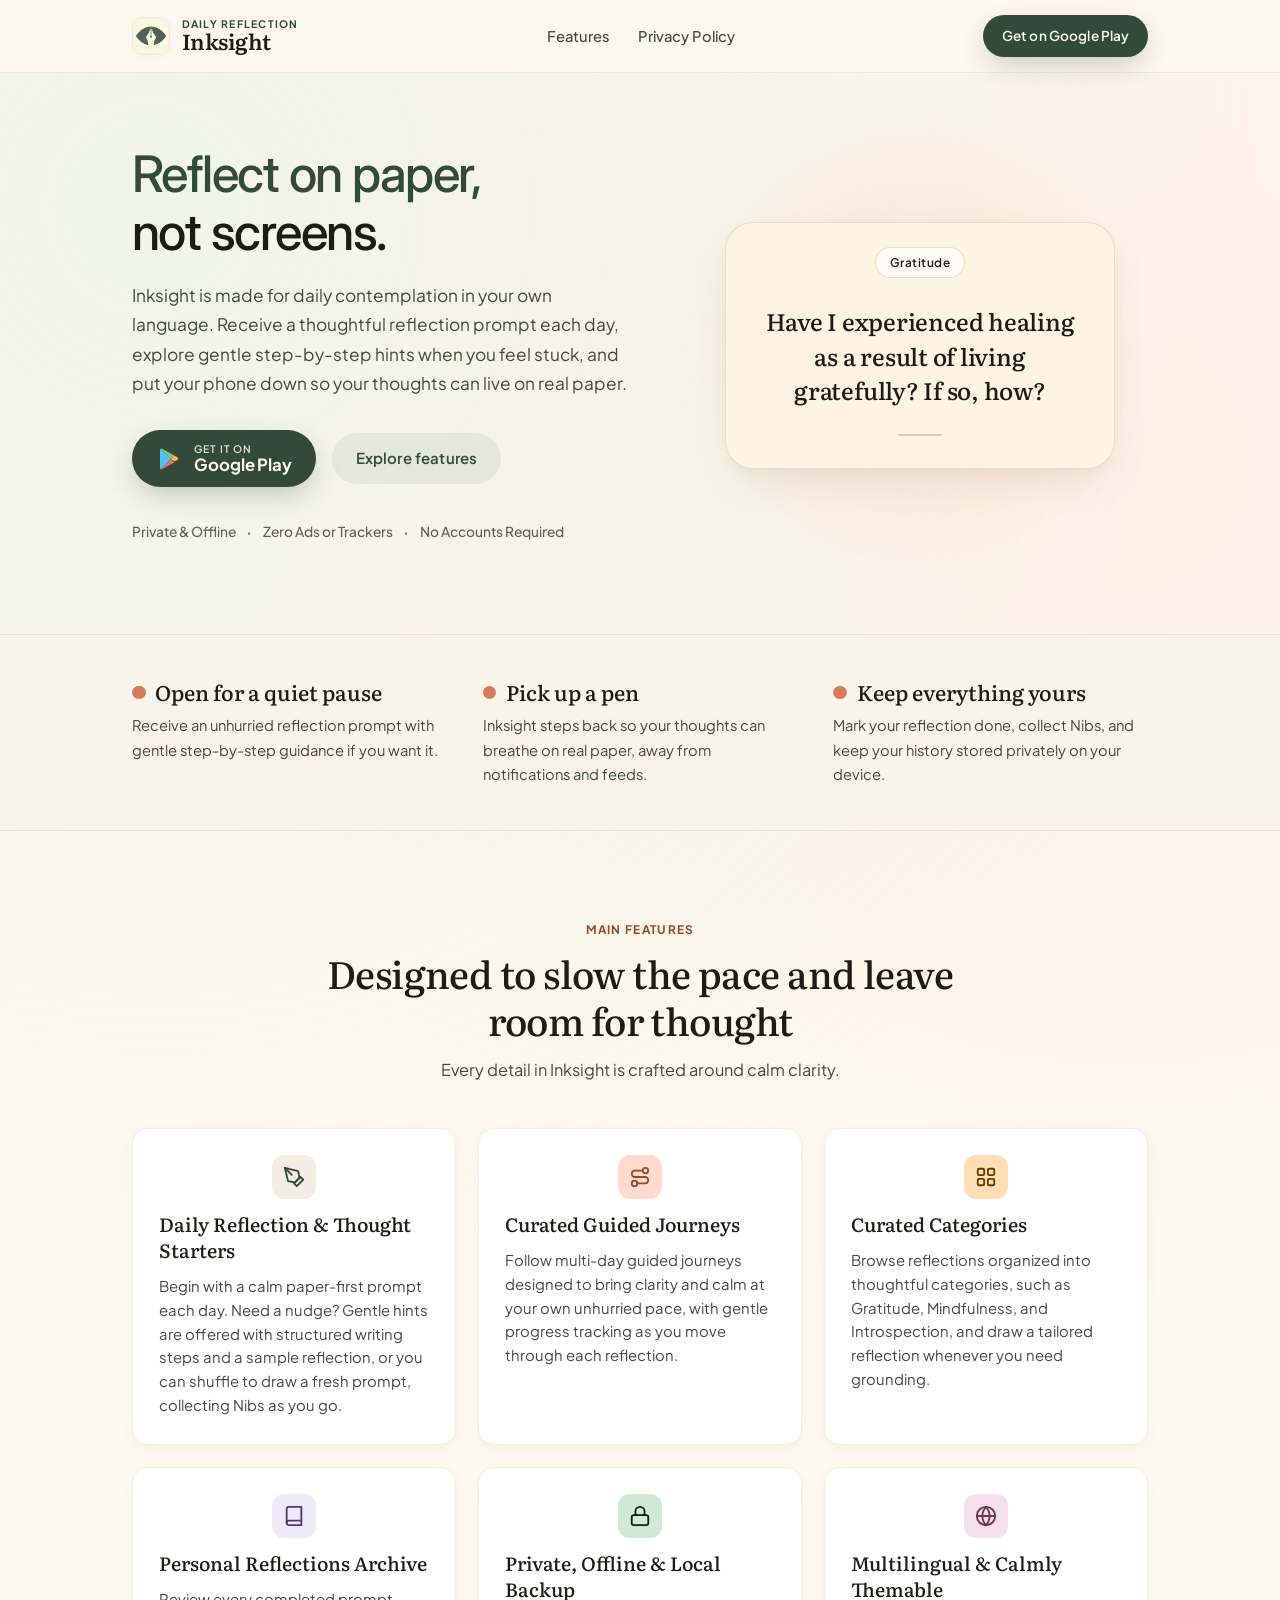
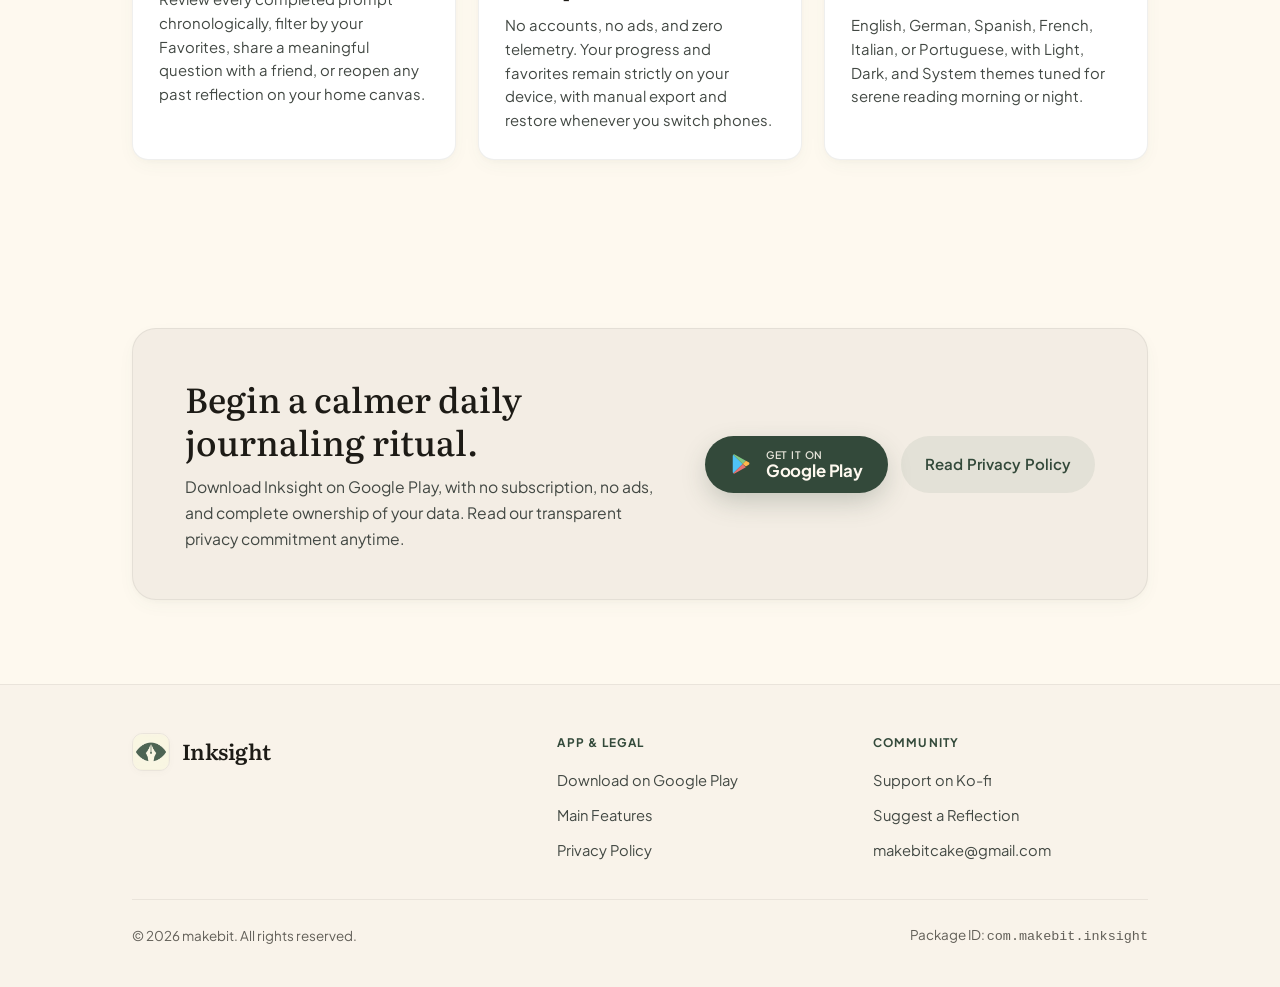
<file: index.html>
<!DOCTYPE html>
<html lang="en">
<head>
  <meta charset="UTF-8" />
  <meta name="viewport" content="width=device-width, initial-scale=1.0" />
  <title>Inksight - Paper-First Mindful Journaling for Android</title>
  <meta
    name="description"
    content="Inksight is a private, ad-free Android app for paper-first mindful journaling. Daily reflection prompts, guided journeys, and offline local storage."
  />
  <meta name="robots" content="index, follow, max-image-preview:large" />
  <meta name="author" content="makebit" />
  <meta name="application-name" content="Inksight" />
  <meta name="apple-mobile-web-app-title" content="Inksight" />
  <meta name="theme-color" content="#fef9ef" />
  <link rel="canonical" href="https://inksight.makeb.it/" />

  <!-- Open Graph -->
  <meta property="og:type" content="website" />
  <meta property="og:site_name" content="Inksight" />
  <meta property="og:locale" content="en_US" />
  <meta property="og:url" content="https://inksight.makeb.it/" />
  <meta property="og:title" content="Inksight - Paper-First Mindful Journaling for Android" />
  <meta
    property="og:description"
    content="A quiet, privacy-first, ad-free Android app for mindful journaling. Daily reflection prompts, gentle thought starters, and multi-day journeys, completely offline."
  />
  <meta property="og:image" content="https://inksight.makeb.it/assets/icon.png" />
  <meta property="og:image:alt" content="Inksight app icon" />
  <meta property="og:image:width" content="2048" />
  <meta property="og:image:height" content="2048" />

  <!-- Twitter / X Card -->
  <meta name="twitter:card" content="summary" />
  <meta name="twitter:title" content="Inksight - Paper-First Mindful Journaling for Android" />
  <meta
    name="twitter:description"
    content="A quiet, privacy-first, ad-free Android app for mindful journaling. Daily reflection prompts, gentle thought starters, and multi-day journeys, completely offline."
  />
  <meta name="twitter:image" content="https://inksight.makeb.it/assets/icon.png" />
  <meta name="twitter:image:alt" content="Inksight app icon" />

  <link rel="icon" type="image/png" href="assets/icon.png" />
  <link rel="apple-touch-icon" href="assets/icon.png" />
  <link rel="preconnect" href="https://fonts.googleapis.com" />
  <link rel="preconnect" href="https://fonts.gstatic.com" crossorigin />
  <link
    href="https://fonts.googleapis.com/css2?family=Inter:wght@400;500;600&family=Literata:ital,opsz,wght@0,7..72,400;0,7..72,500;0,7..72,600;1,7..72,400&family=Plus+Jakarta+Sans:wght@400;500;600;700&display=swap"
    rel="stylesheet"
  />
  <link rel="stylesheet" href="styles.css" />

  <script type="application/ld+json">
    {
      "@context": "https://schema.org",
      "@graph": [
        {
          "@type": "Organization",
          "@id": "https://inksight.makeb.it/#organization",
          "name": "makebit",
          "url": "https://inksight.makeb.it/",
          "email": "makebitcake@gmail.com",
          "logo": {
            "@type": "ImageObject",
            "url": "https://inksight.makeb.it/assets/icon.png",
            "width": 2048,
            "height": 2048
          },
          "sameAs": [
            "https://ko-fi.com/makebit"
          ]
        },
        {
          "@type": "WebSite",
          "@id": "https://inksight.makeb.it/#website",
          "name": "Inksight",
          "url": "https://inksight.makeb.it/",
          "inLanguage": "en",
          "publisher": {
            "@id": "https://inksight.makeb.it/#organization"
          }
        },
        {
          "@type": "SoftwareApplication",
          "@id": "https://inksight.makeb.it/#app",
          "name": "Inksight",
          "url": "https://inksight.makeb.it/",
          "downloadUrl": "https://play.google.com/store/apps/details?id=com.makebit.inksight",
          "installUrl": "https://play.google.com/store/apps/details?id=com.makebit.inksight",
          "operatingSystem": "Android",
          "applicationCategory": "LifestyleApplication",
          "isAccessibleForFree": true,
          "inLanguage": ["en", "de", "es", "fr", "it", "pt"],
          "description": "Inksight is a quiet, privacy-first, ad-free Android app for paper-first mindful journaling with daily reflection prompts, gentle thought starters, and multi-day guided journeys.",
          "image": "https://inksight.makeb.it/assets/icon.png",
          "author": {
            "@id": "https://inksight.makeb.it/#organization"
          },
          "publisher": {
            "@id": "https://inksight.makeb.it/#organization"
          },
          "offers": {
            "@type": "Offer",
            "price": "0",
            "priceCurrency": "USD",
            "availability": "https://schema.org/InStock",
            "url": "https://play.google.com/store/apps/details?id=com.makebit.inksight"
          },
          "featureList": [
            "Daily reflection prompts and gentle thought starters",
            "Multi-day curated guided journeys",
            "Curated categories including Gratitude, Mindfulness, and Introspection",
            "Personal reflections archive and favorites",
            "Offline local storage with manual JSON backup and restore",
            "Multilingual support in English, German, Spanish, French, Italian, and Portuguese"
          ]
        }
      ]
    }
  </script>
</head>
<body>
  <header class="site-header">
    <div class="container nav-inner">
      <a class="brand" href="index.html" aria-label="Inksight home">
        <img src="assets/icon.png" alt="Inksight icon" class="brand-icon" width="38" height="38" />
        <span class="brand-text">
          <span class="brand-overline">Daily Reflection</span>
          <span class="brand-name">Inksight</span>
        </span>
      </a>

      <nav class="nav-links" aria-label="Primary navigation">
        <a href="#features">Features</a>
        <a href="privacy.html">Privacy Policy</a>
      </nav>

      <div class="nav-actions">
        <a
          class="btn btn-primary btn-sm"
          href="https://play.google.com/store/apps/details?id=com.makebit.inksight"
          target="_blank"
          rel="noopener noreferrer"
        >
          Get on Google Play
        </a>
      </div>
    </div>
  </header>

  <main>
    <!-- Hero Section -->
    <section class="hero" aria-labelledby="hero-heading">
      <div class="container hero-grid">
        <div>
          <h1 id="hero-heading" class="hero-title">
            <span class="hero-title-accent">Reflect on paper,</span><br />
            not screens.
          </h1>
          <p class="hero-subtitle">
            Inksight is made for daily contemplation in your own language. Receive a thoughtful reflection prompt each day, explore gentle step-by-step hints when you feel stuck, and put your phone down so your thoughts can live on real paper.
          </p>

          <div class="hero-cta-row">
            <a
              class="play-store-btn"
              href="https://play.google.com/store/apps/details?id=com.makebit.inksight"
              target="_blank"
              rel="noopener noreferrer"
              aria-label="Download Inksight on Google Play"
            >
              <svg width="24" height="24" viewBox="0 0 24 24" aria-hidden="true">
                <path fill="#4FC3F7" d="M3.61 1.814L13.793 12 3.61 22.186a1.75 1.75 0 0 1-.61-1.34V3.154c0-.517.226-.994.61-1.34z" />
                <path fill="#81C784" d="M17.302 8.49L13.793 12l-10.183-10.186c.38-.336.935-.443 1.462-.144l12.23 6.82z" />
                <path fill="#FFB74D" d="M20.39 10.212c1.05.586 1.05 2.09 0 2.676l-3.088 1.722L13.793 12l3.509-3.51 3.088 1.722z" />
                <path fill="#E57373" d="M13.793 12l3.509 3.51-12.23 6.82c-.527.299-1.082.192-1.462-.144L13.793 12z" />
              </svg>
              <span class="play-store-text">
                <span class="play-store-eyebrow">Get it on</span>
                <span class="play-store-title">Google Play</span>
              </span>
            </a>

            <a class="btn btn-secondary" href="#features">Explore features</a>
          </div>

          <div class="trust-row" aria-label="Privacy and quality guarantees">
            <span class="trust-item">Private &amp; Offline</span>
            <span class="trust-dot" aria-hidden="true">&middot;</span>
            <span class="trust-item">Zero Ads or Trackers</span>
            <span class="trust-dot" aria-hidden="true">&middot;</span>
            <span class="trust-item">No Accounts Required</span>
          </div>
        </div>

        <!-- Standalone Prompt Card Preview -->
        <div class="hero-visual">
          <div class="breathing-halo" aria-hidden="true"></div>

          <article id="preview-card" class="prompt-card" aria-label="Sample Inksight reflection prompt">
            <div class="prompt-card-meta">
              <span id="preview-category" class="category-pill">Gratitude</span>
            </div>
            <p id="preview-question" class="prompt-question">
              Have I experienced healing as a result of living gratefully? If so, how?
            </p>
            <div class="prompt-divider" aria-hidden="true"></div>
          </article>
        </div>
      </div>
    </section>

    <!-- Paper-First Philosophy Strip -->
    <section class="philosophy-band" aria-label="Paper-first philosophy">
      <div class="container philosophy-grid">
        <div class="philosophy-item">
          <h2><span class="philosophy-dot" aria-hidden="true"></span>Open for a quiet pause</h2>
          <p>Receive an unhurried reflection prompt with gentle step-by-step guidance if you want it.</p>
        </div>
        <div class="philosophy-item">
          <h2><span class="philosophy-dot" aria-hidden="true"></span>Pick up a pen</h2>
          <p>Inksight steps back so your thoughts can breathe on real paper, away from notifications and feeds.</p>
        </div>
        <div class="philosophy-item">
          <h2><span class="philosophy-dot" aria-hidden="true"></span>Keep everything yours</h2>
          <p>Mark your reflection done, collect Nibs, and keep your history stored privately on your device.</p>
        </div>
      </div>
    </section>

    <!-- Main Features Section -->
    <section id="features" class="section" aria-labelledby="features-heading">
      <div class="container">
        <div class="section-header centered">
          <span class="section-eyebrow">Main Features</span>
          <h2 id="features-heading" class="section-title">
            Designed to slow the pace and leave room for thought
          </h2>
          <p class="section-lead">
            Every detail in Inksight is crafted around calm clarity.
          </p>
        </div>

        <div class="features-grid">
          <article class="feature-card">
            <div class="feature-icon">
              <svg width="22" height="22" viewBox="0 0 24 24" fill="none" stroke="currentColor" stroke-width="2" stroke-linecap="round" stroke-linejoin="round" aria-hidden="true">
                <path d="M12 19l7-7 3 3-7 7-3-3z"></path>
                <path d="M18 13l-1.5-7.5L2 2l3.5 14.5L13 18l5-5z"></path>
                <path d="M2 2l7.586 7.586"></path>
              </svg>
            </div>
            <h3>Daily Reflection &amp; Thought Starters</h3>
            <p>
              Begin with a calm paper-first prompt each day. Need a nudge? Gentle hints are offered with structured writing steps and a sample reflection, or you can shuffle to draw a fresh prompt, collecting Nibs as you go.
            </p>
          </article>

          <article class="feature-card">
            <div class="feature-icon terracotta">
              <svg width="22" height="22" viewBox="0 0 24 24" fill="none" stroke="currentColor" stroke-width="2" stroke-linecap="round" stroke-linejoin="round" aria-hidden="true">
                <circle cx="6" cy="19" r="3"></circle>
                <path d="M9 19h8.5a3.5 3.5 0 0 0 0-7h-11a3.5 3.5 0 0 1 0-7H15"></path>
                <circle cx="18" cy="5" r="3"></circle>
              </svg>
            </div>
            <h3>Curated Guided Journeys</h3>
            <p>
              Follow multi-day guided journeys designed to bring clarity and calm at your own unhurried pace, with gentle progress tracking as you move through each reflection.
            </p>
          </article>

          <article class="feature-card">
            <div class="feature-icon amber">
              <svg width="22" height="22" viewBox="0 0 24 24" fill="none" stroke="currentColor" stroke-width="2" stroke-linecap="round" stroke-linejoin="round" aria-hidden="true">
                <rect x="3" y="3" width="7" height="7" rx="1.5"></rect>
                <rect x="14" y="3" width="7" height="7" rx="1.5"></rect>
                <rect x="14" y="14" width="7" height="7" rx="1.5"></rect>
                <rect x="3" y="14" width="7" height="7" rx="1.5"></rect>
              </svg>
            </div>
            <h3>Curated Categories</h3>
            <p>
              Browse reflections organized into thoughtful categories, such as Gratitude, Mindfulness, and Introspection, and draw a tailored reflection whenever you need grounding.
            </p>
          </article>

          <article class="feature-card">
            <div class="feature-icon lavender">
              <svg width="22" height="22" viewBox="0 0 24 24" fill="none" stroke="currentColor" stroke-width="2" stroke-linecap="round" stroke-linejoin="round" aria-hidden="true">
                <path d="M4 19.5A2.5 2.5 0 0 1 6.5 17H20"></path>
                <path d="M6.5 2H20v20H6.5A2.5 2.5 0 0 1 4 19.5v-15A2.5 2.5 0 0 1 6.5 2z"></path>
              </svg>
            </div>
            <h3>Personal Reflections Archive</h3>
            <p>
              Review every completed prompt chronologically, filter by your Favorites, share a meaningful question with a friend, or reopen any past reflection on your home canvas.
            </p>
          </article>

          <article class="feature-card">
            <div class="feature-icon moss">
              <svg width="22" height="22" viewBox="0 0 24 24" fill="none" stroke="currentColor" stroke-width="2" stroke-linecap="round" stroke-linejoin="round" aria-hidden="true">
                <rect x="3" y="11" width="18" height="11" rx="2" ry="2"></rect>
                <path d="M7 11V7a5 5 0 0 1 10 0v4"></path>
              </svg>
            </div>
            <h3>Private, Offline &amp; Local Backup</h3>
            <p>
              No accounts, no ads, and zero telemetry. Your progress and favorites remain strictly on your device, with manual export and restore whenever you switch phones.
            </p>
          </article>

          <article class="feature-card">
            <div class="feature-icon rose">
              <svg width="22" height="22" viewBox="0 0 24 24" fill="none" stroke="currentColor" stroke-width="2" stroke-linecap="round" stroke-linejoin="round" aria-hidden="true">
                <circle cx="12" cy="12" r="10"></circle>
                <line x1="2" y1="12" x2="22" y2="12"></line>
                <path d="M12 2a15.3 15.3 0 0 1 4 10 15.3 15.3 0 0 1-4 10 15.3 15.3 0 0 1-4-10 15.3 15.3 0 0 1 4-10z"></path>
              </svg>
            </div>
            <h3>Multilingual &amp; Calmly Themable</h3>
            <p>
              English, German, Spanish, French, Italian, or Portuguese, with Light, Dark, and System themes tuned for serene reading morning or night.
            </p>
          </article>
        </div>
      </div>
    </section>

    <!-- Download & Privacy Pledge Banner -->
    <section class="section" aria-labelledby="download-heading">
      <div class="container">
        <div class="cta-banner">
          <div>
            <h2 id="download-heading">Begin a calmer daily journaling ritual.</h2>
            <p>
              Download Inksight on Google Play, with no subscription, no ads, and complete ownership of your data. Read our transparent privacy commitment anytime.
            </p>
          </div>
          <div class="cta-banner-actions">
            <a
              class="play-store-btn"
              href="https://play.google.com/store/apps/details?id=com.makebit.inksight"
              target="_blank"
              rel="noopener noreferrer"
            >
              <svg width="22" height="22" viewBox="0 0 24 24" aria-hidden="true">
                <path fill="#4FC3F7" d="M3.61 1.814L13.793 12 3.61 22.186a1.75 1.75 0 0 1-.61-1.34V3.154c0-.517.226-.994.61-1.34z" />
                <path fill="#81C784" d="M17.302 8.49L13.793 12l-10.183-10.186c.38-.336.935-.443 1.462-.144l12.23 6.82z" />
                <path fill="#FFB74D" d="M20.39 10.212c1.05.586 1.05 2.09 0 2.676l-3.088 1.722L13.793 12l3.509-3.51 3.088 1.722z" />
                <path fill="#E57373" d="M13.793 12l3.509 3.51-12.23 6.82c-.527.299-1.082.192-1.462-.144L13.793 12z" />
              </svg>
              <span class="play-store-text">
                <span class="play-store-eyebrow">Get it on</span>
                <span class="play-store-title">Google Play</span>
              </span>
            </a>
            <a class="btn btn-secondary" href="privacy.html">Read Privacy Policy</a>
          </div>
        </div>
      </div>
    </section>
  </main>

  <footer class="site-footer">
    <div class="container">
      <div class="footer-grid">
        <div>
          <a class="brand" href="index.html">
            <img src="assets/icon.png" alt="Inksight icon" class="brand-icon" width="36" height="36" />
            <span class="brand-text">
              <span class="brand-name">Inksight</span>
            </span>
          </a>
        </div>

        <div>
          <h3 class="footer-heading">App &amp; Legal</h3>
          <ul class="footer-list">
            <li>
              <a
                href="https://play.google.com/store/apps/details?id=com.makebit.inksight"
                target="_blank"
                rel="noopener noreferrer"
              >
                Download on Google Play
              </a>
            </li>
            <li><a href="#features">Main Features</a></li>
            <li><a href="privacy.html">Privacy Policy</a></li>
          </ul>
        </div>

        <div>
          <h3 class="footer-heading">Community</h3>
          <ul class="footer-list">
            <li>
              <a href="https://ko-fi.com/makebit" target="_blank" rel="noopener noreferrer">
                Support on Ko-fi
              </a>
            </li>
            <li>
              <a href="https://forms.gle/WGHEuC9uCgdp36Tv5" target="_blank" rel="noopener noreferrer">
                Suggest a Reflection
              </a>
            </li>
            <li>
              <a href="mailto:makebitcake@gmail.com">makebitcake@gmail.com</a>
            </li>
          </ul>
        </div>
      </div>

      <div class="footer-bottom">
        <span>&copy; 2026 makebit. All rights reserved.</span>
        <span>Package ID: <code>com.makebit.inksight</code></span>
      </div>
    </div>
  </footer>

  <script src="script.js" defer></script>
</body>
</html>
</file>
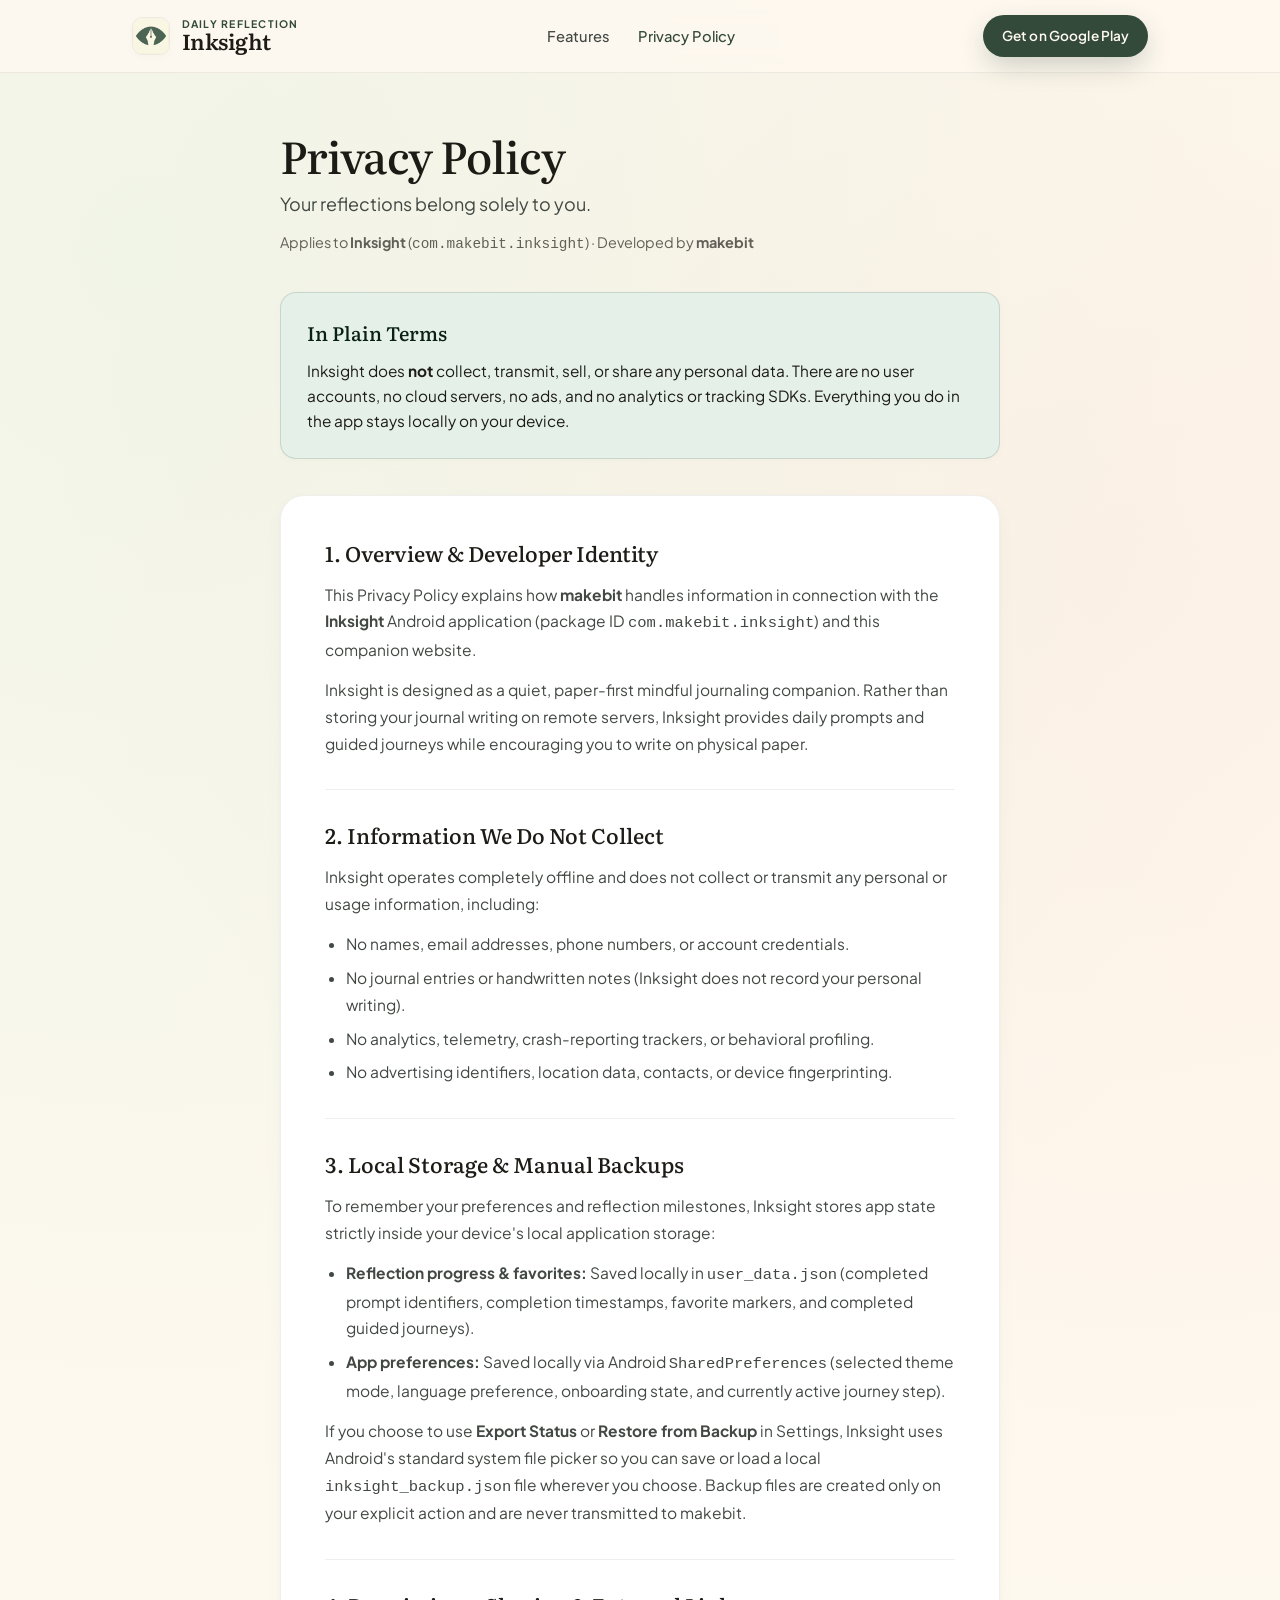
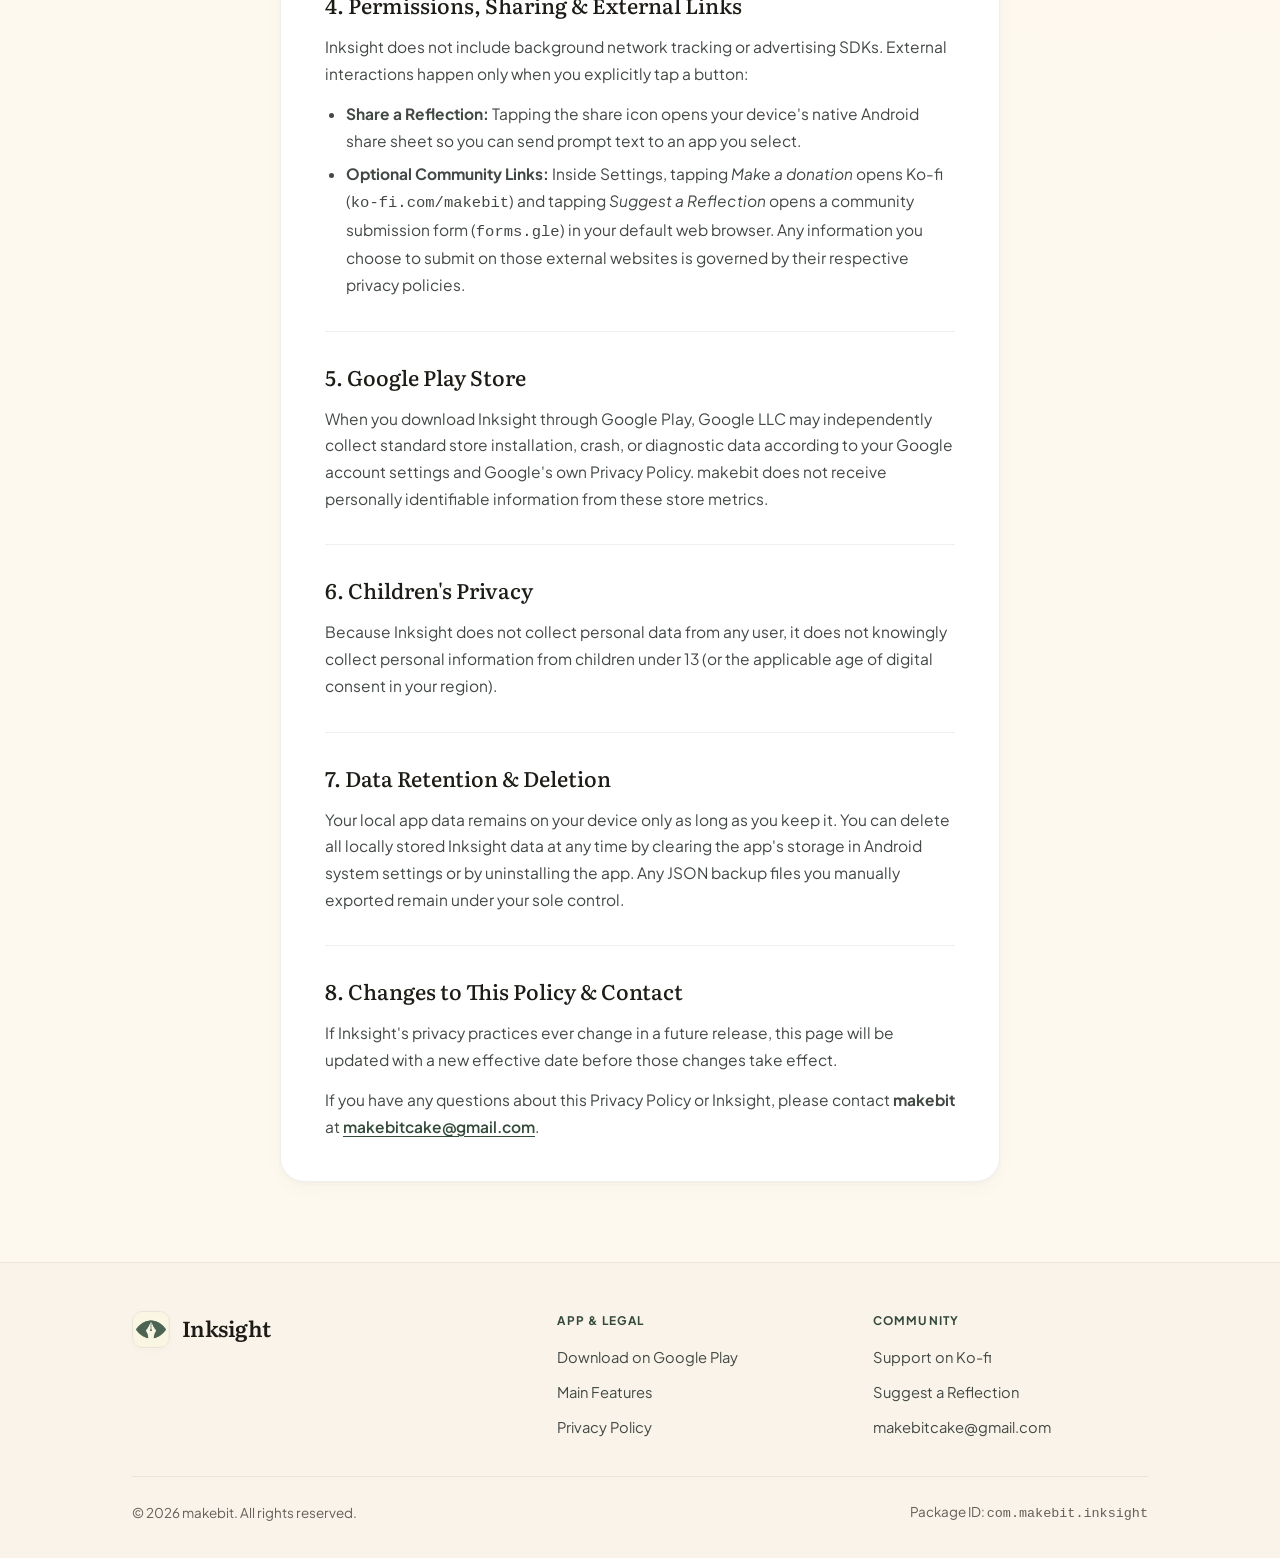
<file: privacy.html>
<!DOCTYPE html>
<html lang="en">
<head>
  <meta charset="UTF-8" />
  <meta name="viewport" content="width=device-width, initial-scale=1.0" />
  <title>Privacy Policy - Inksight</title>
  <meta
    name="description"
    content="Privacy Policy for the Inksight Android journaling app by makebit. Inksight collects zero personal data, so everything stays locally on your device."
  />
  <meta name="robots" content="index, follow" />
  <meta name="author" content="makebit" />
  <meta name="application-name" content="Inksight" />
  <meta name="theme-color" content="#fef9ef" />
  <link rel="canonical" href="https://inksight.makeb.it/privacy.html" />

  <!-- Open Graph -->
  <meta property="og:type" content="website" />
  <meta property="og:site_name" content="Inksight" />
  <meta property="og:locale" content="en_US" />
  <meta property="og:url" content="https://inksight.makeb.it/privacy.html" />
  <meta property="og:title" content="Privacy Policy - Inksight" />
  <meta
    property="og:description"
    content="Privacy Policy for the Inksight Android journaling app by makebit. Inksight collects zero personal data, so everything stays locally on your device."
  />
  <meta property="og:image" content="https://inksight.makeb.it/assets/icon.png" />
  <meta property="og:image:alt" content="Inksight app icon" />

  <!-- Twitter / X Card -->
  <meta name="twitter:card" content="summary" />
  <meta name="twitter:title" content="Privacy Policy - Inksight" />
  <meta
    name="twitter:description"
    content="Privacy Policy for the Inksight Android journaling app by makebit. Inksight collects zero personal data, so everything stays locally on your device."
  />
  <meta name="twitter:image" content="https://inksight.makeb.it/assets/icon.png" />
  <meta name="twitter:image:alt" content="Inksight app icon" />

  <link rel="icon" type="image/png" href="assets/icon.png" />
  <link rel="apple-touch-icon" href="assets/icon.png" />
  <link rel="preconnect" href="https://fonts.googleapis.com" />
  <link rel="preconnect" href="https://fonts.gstatic.com" crossorigin />
  <link
    href="https://fonts.googleapis.com/css2?family=Literata:ital,opsz,wght@0,7..72,400;0,7..72,500;0,7..72,600;1,7..72,400&family=Plus+Jakarta+Sans:wght@400;500;600;700&display=swap"
    rel="stylesheet"
  />
  <link rel="stylesheet" href="styles.css" />

  <script type="application/ld+json">
    {
      "@context": "https://schema.org",
      "@graph": [
        {
          "@type": "WebPage",
          "@id": "https://inksight.makeb.it/privacy.html#webpage",
          "url": "https://inksight.makeb.it/privacy.html",
          "name": "Privacy Policy - Inksight",
          "description": "Privacy Policy for the Inksight Android journaling app by makebit. Inksight collects zero personal data, so everything stays locally on your device.",
          "inLanguage": "en",
          "isPartOf": {
            "@type": "WebSite",
            "name": "Inksight",
            "url": "https://inksight.makeb.it/"
          }
        },
        {
          "@type": "BreadcrumbList",
          "itemListElement": [
            {
              "@type": "ListItem",
              "position": 1,
              "name": "Inksight",
              "item": "https://inksight.makeb.it/"
            },
            {
              "@type": "ListItem",
              "position": 2,
              "name": "Privacy Policy",
              "item": "https://inksight.makeb.it/privacy.html"
            }
          ]
        }
      ]
    }
  </script>
</head>
<body>
  <header class="site-header">
    <div class="container nav-inner">
      <a class="brand" href="index.html" aria-label="Inksight home">
        <img src="assets/icon.png" alt="Inksight icon" class="brand-icon" width="38" height="38" />
        <span class="brand-text">
          <span class="brand-overline">Daily Reflection</span>
          <span class="brand-name">Inksight</span>
        </span>
      </a>

      <nav class="nav-links" aria-label="Primary navigation">
        <a href="index.html#features">Features</a>
        <a href="privacy.html" aria-current="page">Privacy Policy</a>
      </nav>

      <div class="nav-actions">
        <a
          class="btn btn-primary btn-sm"
          href="https://play.google.com/store/apps/details?id=com.makebit.inksight"
          target="_blank"
          rel="noopener noreferrer"
        >
          Get on Google Play
        </a>
      </div>
    </div>
  </header>

  <main class="policy-main">
    <div class="container">
      <div class="policy-shell">
        <div class="policy-header">
          <h1>Privacy Policy</h1>
          <p class="policy-subtitle">Your reflections belong solely to you.</p>
          <p class="policy-meta">
            Applies to <strong>Inksight</strong> (<code>com.makebit.inksight</code>) &middot; Developed by <strong>makebit</strong>
          </p>
        </div>

        <aside class="policy-tldr" aria-label="Privacy summary">
          <h2>In Plain Terms</h2>
          <p>
            Inksight does <strong>not</strong> collect, transmit, sell, or share any personal data. There are no user accounts, no cloud servers, no ads, and no analytics or tracking SDKs. Everything you do in the app stays locally on your device.
          </p>
        </aside>

        <article class="policy-card">
          <section class="policy-section">
            <h2>1. Overview &amp; Developer Identity</h2>
            <p>
              This Privacy Policy explains how <strong>makebit</strong> handles information in connection with the <strong>Inksight</strong> Android application (package ID <code>com.makebit.inksight</code>) and this companion website.
            </p>
            <p>
              Inksight is designed as a quiet, paper-first mindful journaling companion. Rather than storing your journal writing on remote servers, Inksight provides daily prompts and guided journeys while encouraging you to write on physical paper.
            </p>
          </section>

          <section class="policy-section">
            <h2>2. Information We Do Not Collect</h2>
            <p>Inksight operates completely offline and does not collect or transmit any personal or usage information, including:</p>
            <ul>
              <li>No names, email addresses, phone numbers, or account credentials.</li>
              <li>No journal entries or handwritten notes (Inksight does not record your personal writing).</li>
              <li>No analytics, telemetry, crash-reporting trackers, or behavioral profiling.</li>
              <li>No advertising identifiers, location data, contacts, or device fingerprinting.</li>
            </ul>
          </section>

          <section class="policy-section">
            <h2>3. Local Storage &amp; Manual Backups</h2>
            <p>
              To remember your preferences and reflection milestones, Inksight stores app state strictly inside your device's local application storage:
            </p>
            <ul>
              <li>
                <strong>Reflection progress &amp; favorites:</strong> Saved locally in <code>user_data.json</code> (completed prompt identifiers, completion timestamps, favorite markers, and completed guided journeys).
              </li>
              <li>
                <strong>App preferences:</strong> Saved locally via Android <code>SharedPreferences</code> (selected theme mode, language preference, onboarding state, and currently active journey step).
              </li>
            </ul>
            <p>
              If you choose to use <strong>Export Status</strong> or <strong>Restore from Backup</strong> in Settings, Inksight uses Android's standard system file picker so you can save or load a local <code>inksight_backup.json</code> file wherever you choose. Backup files are created only on your explicit action and are never transmitted to makebit.
            </p>
          </section>

          <section class="policy-section">
            <h2>4. Permissions, Sharing &amp; External Links</h2>
            <p>
              Inksight does not include background network tracking or advertising SDKs. External interactions happen only when you explicitly tap a button:
            </p>
            <ul>
              <li>
                <strong>Share a Reflection:</strong> Tapping the share icon opens your device's native Android share sheet so you can send prompt text to an app you select.
              </li>
              <li>
                <strong>Optional Community Links:</strong> Inside Settings, tapping <em>Make a donation</em> opens Ko-fi (<code>ko-fi.com/makebit</code>) and tapping <em>Suggest a Reflection</em> opens a community submission form (<code>forms.gle</code>) in your default web browser. Any information you choose to submit on those external websites is governed by their respective privacy policies.
              </li>
            </ul>
          </section>

          <section class="policy-section">
            <h2>5. Google Play Store</h2>
            <p>
              When you download Inksight through Google Play, Google LLC may independently collect standard store installation, crash, or diagnostic data according to your Google account settings and Google's own Privacy Policy. makebit does not receive personally identifiable information from these store metrics.
            </p>
          </section>

          <section class="policy-section">
            <h2>6. Children's Privacy</h2>
            <p>
              Because Inksight does not collect personal data from any user, it does not knowingly collect personal information from children under 13 (or the applicable age of digital consent in your region).
            </p>
          </section>

          <section class="policy-section">
            <h2>7. Data Retention &amp; Deletion</h2>
            <p>
              Your local app data remains on your device only as long as you keep it. You can delete all locally stored Inksight data at any time by clearing the app's storage in Android system settings or by uninstalling the app. Any JSON backup files you manually exported remain under your sole control.
            </p>
          </section>

          <section class="policy-section">
            <h2>8. Changes to This Policy &amp; Contact</h2>
            <p>
              If Inksight's privacy practices ever change in a future release, this page will be updated with a new effective date before those changes take effect.
            </p>
            <p>
              If you have any questions about this Privacy Policy or Inksight, please contact <strong>makebit</strong> at
              <a class="policy-link" href="mailto:makebitcake@gmail.com">makebitcake@gmail.com</a>.
            </p>
          </section>
        </article>
      </div>
    </div>
  </main>

  <footer class="site-footer">
    <div class="container">
      <div class="footer-grid">
        <div>
          <a class="brand" href="index.html">
            <img src="assets/icon.png" alt="Inksight icon" class="brand-icon" width="36" height="36" />
            <span class="brand-text">
              <span class="brand-name">Inksight</span>
            </span>
          </a>
        </div>

        <div>
          <h3 class="footer-heading">App &amp; Legal</h3>
          <ul class="footer-list">
            <li>
              <a
                href="https://play.google.com/store/apps/details?id=com.makebit.inksight"
                target="_blank"
                rel="noopener noreferrer"
              >
                Download on Google Play
              </a>
            </li>
            <li><a href="index.html#features">Main Features</a></li>
            <li><a href="privacy.html">Privacy Policy</a></li>
          </ul>
        </div>

        <div>
          <h3 class="footer-heading">Community</h3>
          <ul class="footer-list">
            <li>
              <a href="https://ko-fi.com/makebit" target="_blank" rel="noopener noreferrer">
                Support on Ko-fi
              </a>
            </li>
            <li>
              <a href="https://forms.gle/WGHEuC9uCgdp36Tv5" target="_blank" rel="noopener noreferrer">
                Suggest a Reflection
              </a>
            </li>
            <li>
              <a href="mailto:makebitcake@gmail.com">makebitcake@gmail.com</a>
            </li>
          </ul>
        </div>
      </div>

      <div class="footer-bottom">
        <span>&copy; 2026 makebit. All rights reserved.</span>
        <span>Package ID: <code>com.makebit.inksight</code></span>
      </div>
    </div>
  </footer>
</body>
</html>
</file>
<file: styles.css>
/* ==========================================================================
   Inksight - Serene Grounding Design System
   Mirrors DESIGN.md tokens for warm, paper-first tactile calm.
   ========================================================================== */

:root {
  /* Surface & Neutrals */
  --surface: #fef9ef;
  --surface-dim: #dfd9d0;
  --surface-bright: #fef9ef;
  --surface-container-lowest: #ffffff;
  --surface-container-low: #f9f3ea;
  --surface-container: #f3ede4;
  --surface-container-high: #ede7de;
  --surface-container-highest: #e7e2d9;
  --on-surface: #1d1b16;
  --on-surface-variant: #424843;
  --pumice: #625f58;
  --outline: #737973;
  --outline-variant: #c2c8c1;
  --whisper-border: rgba(98, 95, 88, 0.10);
  --whisper-border-strong: rgba(29, 27, 22, 0.14);

  /* Brand & Botanical Accents */
  --primary: #33493a;
  --on-primary: #ffffff;
  --primary-container: #4a6151;
  --on-primary-container: #c1dbc7;
  --primary-fixed: #cfe9d4;
  --on-primary-fixed: #0a2013;

  --secondary: #94492a;
  --terracotta: #d47c59;
  --secondary-fixed: #ffdbce;
  --on-secondary-fixed: #370e00;

  --tertiary: #603c00;
  --amber: #e3a857;
  --tertiary-fixed: #ffddb5;
  --on-tertiary-fixed: #2a1800;

  --error: #ba1a1a;

  /* Category Card Tints (from assets/data_en.json) */
  --cat-introspection: #faf0f5;
  --cat-connection: #efeaf8;
  --cat-ethics: #edeae1;
  --cat-gratitude: #fdf4e3;
  --cat-mindfulness: #e5f0e8;
  --cat-growth: #f6ede4;

  /* Typography */
  --font-serif: 'Literata', Georgia, 'Times New Roman', serif;
  --font-sans: 'Plus Jakarta Sans', -apple-system, BlinkMacSystemFont, 'Segoe UI', sans-serif;

  /* Radii */
  --radius-sm: 0.25rem;
  --radius-base: 0.5rem;
  --radius-md: 0.75rem;
  --radius-lg: 1rem;
  --radius-xl: 1.5rem;
  --radius-full: 9999px;

  /* Warm Ambient Occlusion Shadows */
  --shadow-base: 0 2px 8px -2px rgba(98, 95, 88, 0.05);
  --shadow-card: 0 6px 20px -4px rgba(74, 97, 81, 0.06), 0 2px 6px -2px rgba(98, 95, 88, 0.04);
  --shadow-float: 0 18px 40px -8px rgba(74, 97, 81, 0.11), 0 4px 12px -2px rgba(98, 95, 88, 0.05);
  --shadow-primary-cta: 0 10px 28px -4px rgba(51, 73, 58, 0.28);

  /* Layout */
  --max-width: 1080px;
  --reading-width: 720px;
  --transition: 220ms cubic-bezier(0.22, 1, 0.36, 1);
}

/* Base Reset */
*,
*::before,
*::after {
  box-sizing: border-box;
}

html {
  scroll-behavior: smooth;
  background-color: var(--surface);
  color: var(--on-surface);
  -webkit-font-smoothing: antialiased;
  -moz-osx-font-smoothing: grayscale;
}

body {
  margin: 0;
  font-family: var(--font-sans);
  font-size: 16px;
  line-height: 1.65;
  color: var(--on-surface);
  background-color: var(--surface);
  background-image:
    radial-gradient(circle at 12% 8%, rgba(207, 233, 212, 0.28), transparent 42%),
    radial-gradient(circle at 88% 18%, rgba(255, 219, 206, 0.26), transparent 38%);
  min-height: 100vh;
}

img {
  max-width: 100%;
  display: block;
}

a {
  color: inherit;
  text-decoration: none;
}

button {
  font: inherit;
  color: inherit;
  cursor: pointer;
}

:focus-visible {
  outline: 2px solid var(--primary);
  outline-offset: 3px;
}

.sr-only {
  position: absolute;
  width: 1px;
  height: 1px;
  padding: 0;
  margin: -1px;
  overflow: hidden;
  clip: rect(0, 0, 0, 0);
  white-space: nowrap;
  border: 0;
}

.container {
  width: 100%;
  max-width: var(--max-width);
  margin: 0 auto;
  padding-left: 1.25rem;
  padding-right: 1.25rem;
}

@media (min-width: 768px) {
  .container {
    padding-left: 2rem;
    padding-right: 2rem;
  }
}

/* ==========================================================================
   Top Navigation
   ========================================================================== */
.site-header {
  position: sticky;
  top: 0;
  z-index: 50;
  background-color: rgba(254, 249, 239, 0.88);
  backdrop-filter: blur(12px);
  -webkit-backdrop-filter: blur(12px);
  border-bottom: 1px solid var(--whisper-border);
}

.nav-inner {
  display: flex;
  align-items: center;
  justify-content: space-between;
  gap: 1rem;
  min-height: 4.5rem;
}

.brand {
  display: inline-flex;
  align-items: center;
  gap: 0.75rem;
}

.brand-icon {
  width: 2.35rem;
  height: 2.35rem;
  border-radius: 0.65rem;
  box-shadow: var(--shadow-base);
  border: 1px solid var(--whisper-border);
}

.brand-text {
  display: flex;
  flex-direction: column;
  line-height: 1.1;
}

.brand-overline {
  font-size: 0.65rem;
  font-weight: 700;
  letter-spacing: 0.12em;
  text-transform: uppercase;
  color: var(--primary);
}

.brand-name {
  font-family: var(--font-serif);
  font-size: 1.35rem;
  font-weight: 600;
  letter-spacing: -0.02em;
  color: var(--on-surface);
}

.nav-links {
  display: none;
  align-items: center;
  gap: 1.75rem;
}

.nav-links a {
  font-size: 0.92rem;
  font-weight: 500;
  color: var(--on-surface-variant);
  transition: color var(--transition);
}

.nav-links a:hover,
.nav-links a[aria-current="page"] {
  color: var(--primary);
}

@media (min-width: 768px) {
  .nav-links {
    display: flex;
  }
}

.nav-actions {
  display: flex;
  align-items: center;
  gap: 0.75rem;
}

/* ==========================================================================
   Buttons & Pills
   ========================================================================== */
.btn {
  display: inline-flex;
  align-items: center;
  justify-content: center;
  gap: 0.6rem;
  border-radius: var(--radius-full);
  font-weight: 600;
  font-size: 0.94rem;
  letter-spacing: 0.01em;
  padding: 0.75rem 1.4rem;
  border: 1px solid transparent;
  transition: transform var(--transition), background-color var(--transition), box-shadow var(--transition), border-color var(--transition);
  text-decoration: none;
}

.btn:active {
  transform: scale(0.985);
}

.btn-sm {
  padding: 0.55rem 1.1rem;
  font-size: 0.85rem;
}

.btn-primary {
  background-color: var(--primary);
  color: var(--surface);
  box-shadow: var(--shadow-primary-cta);
}

.btn-primary:hover {
  background-color: var(--primary-container);
  transform: translateY(-1px);
}

.btn-secondary {
  background-color: rgba(74, 97, 81, 0.09);
  color: var(--primary);
}

.btn-secondary:hover {
  background-color: rgba(74, 97, 81, 0.15);
}

.btn-terracotta {
  background-color: var(--secondary);
  color: var(--on-primary);
  box-shadow: 0 10px 24px -6px rgba(148, 73, 42, 0.28);
}

.btn-terracotta:hover {
  background-color: #7d3c21;
  transform: translateY(-1px);
}

/* Official-inspired Google Play Button */
.play-store-btn {
  display: inline-flex;
  align-items: center;
  gap: 0.85rem;
  background-color: var(--primary);
  color: var(--surface);
  padding: 0.8rem 1.55rem;
  border-radius: var(--radius-full);
  box-shadow: var(--shadow-primary-cta);
  transition: transform var(--transition), background-color var(--transition), box-shadow var(--transition);
}

.play-store-btn:hover {
  background-color: var(--primary-container);
  transform: translateY(-2px);
}

.play-store-btn:active {
  transform: scale(0.985);
}

.play-store-text {
  display: flex;
  flex-direction: column;
  align-items: flex-start;
  line-height: 1.15;
}

.play-store-eyebrow {
  font-size: 0.65rem;
  font-weight: 600;
  letter-spacing: 0.08em;
  text-transform: uppercase;
  opacity: 0.88;
}

.play-store-title {
  font-size: 1.05rem;
  font-weight: 700;
  letter-spacing: -0.01em;
}

.eyebrow-pill {
  display: inline-flex;
  align-items: center;
  gap: 0.5rem;
  padding: 0.38rem 0.9rem;
  border-radius: var(--radius-full);
  background-color: var(--surface-container);
  border: 1px solid var(--whisper-border);
  font-size: 0.74rem;
  font-weight: 700;
  letter-spacing: 0.08em;
  text-transform: uppercase;
  color: var(--primary);
}

.eyebrow-dot {
  width: 0.45rem;
  height: 0.45rem;
  border-radius: var(--radius-full);
  background-color: var(--terracotta);
}

/* ==========================================================================
   Hero Section
   ========================================================================== */
.hero {
  padding: 3.5rem 0 4rem;
  overflow: hidden;
}

@media (min-width: 900px) {
  .hero {
    padding: 4.5rem 0 5.5rem;
  }
}

.hero-grid {
  display: grid;
  grid-template-columns: 1fr;
  gap: 3.25rem;
  align-items: center;
}

@media (min-width: 920px) {
  .hero-grid {
    grid-template-columns: 1.05fr 0.95fr;
    gap: 3.5rem;
  }
}

.hero-title {
  font-family: 'Inter', -apple-system, BlinkMacSystemFont, 'Segoe UI', Roboto, sans-serif;
  font-size: clamp(2.2rem, 4.5vw, 3.15rem);
  font-weight: 500;
  line-height: 1.15;
  letter-spacing: -0.03em;
  margin: 0 0 1.25rem;
  color: var(--on-surface);
}

.hero-title-accent {
  color: var(--primary);
}

.hero-subtitle {
  font-size: 1.08rem;
  line-height: 1.7;
  color: var(--on-surface-variant);
  max-width: 34rem;
  margin: 0 0 2rem;
}

.hero-cta-row {
  display: flex;
  flex-wrap: wrap;
  align-items: center;
  gap: 1rem;
  margin-bottom: 1.75rem;
}

.trust-row {
  display: flex;
  flex-wrap: wrap;
  align-items: center;
  gap: 0.45rem 0.65rem;
  padding-top: 0.25rem;
}

.trust-item {
  font-size: 0.86rem;
  font-weight: 500;
  color: var(--pumice);
}

.trust-dot {
  color: var(--outline);
  font-weight: 700;
}

/* ==========================================================================
   Breathing Halo & Interactive App Preview Card
   ========================================================================== */
.hero-visual {
  position: relative;
  display: flex;
  justify-content: center;
  align-items: center;
}

.breathing-halo {
  position: absolute;
  width: min(440px, 95vw);
  height: min(440px, 95vw);
  border-radius: 50%;
  background: radial-gradient(
    circle,
    rgba(207, 233, 212, 0.55) 0%,
    rgba(255, 219, 206, 0.32) 48%,
    rgba(254, 249, 239, 0) 74%
  );
  animation: breatheHalo 12s ease-in-out infinite;
  pointer-events: none;
  z-index: 0;
}

@keyframes breatheHalo {
  0%, 100% {
    transform: scale(0.94);
    opacity: 0.72;
  }
  35% {
    transform: scale(1.06);
    opacity: 0.98;
  }
  65% {
    transform: scale(1.02);
    opacity: 0.88;
  }
}

/* Standalone PromptCard */
.prompt-card {
  position: relative;
  z-index: 1;
  width: 100%;
  max-width: 390px;
  border-radius: 1.75rem;
  border: 1px solid rgba(29, 27, 22, 0.1);
  background-color: var(--cat-gratitude);
  padding: 1.5rem 1.6rem 2rem;
  box-shadow: var(--shadow-float);
  transition: background-color 520ms ease;
}

.prompt-card-meta {
  display: flex;
  align-items: center;
  justify-content: center;
  margin-bottom: 1.65rem;
}

.category-pill {
  display: inline-flex;
  align-items: center;
  padding: 0.3rem 0.85rem;
  border-radius: var(--radius-full);
  background-color: rgba(255, 255, 255, 0.62);
  border: 1px solid rgba(29, 27, 22, 0.12);
  font-size: 0.74rem;
  font-weight: 600;
  letter-spacing: 0.04em;
  color: var(--on-surface);
  transition: opacity 280ms ease, transform 280ms ease;
}

.prompt-question {
  font-family: var(--font-serif);
  font-size: 1.48rem;
  font-weight: 500;
  line-height: 1.45;
  letter-spacing: -0.01em;
  text-align: center;
  color: var(--on-surface);
  margin: 0.4rem 0 1.65rem;
  min-height: 5.5rem;
  display: flex;
  align-items: center;
  justify-content: center;
  transition: opacity 280ms ease, transform 280ms ease;
}

.prompt-card.is-transitioning .category-pill,
.prompt-card.is-transitioning .prompt-question {
  opacity: 0;
  transform: translateY(6px);
}

.prompt-divider {
  width: 2.75rem;
  height: 2px;
  border-radius: 2px;
  background-color: rgba(29, 27, 22, 0.18);
  margin: 0 auto;
}

/* ==========================================================================
   Sections Common
   ========================================================================== */
.section {
  padding: 4rem 0;
}

@media (min-width: 768px) {
  .section {
    padding: 5.25rem 0;
  }
}

.section-header {
  max-width: 40rem;
  margin-bottom: 2.75rem;
}

.section-header.centered {
  text-align: center;
  margin-left: auto;
  margin-right: auto;
}

.section-eyebrow {
  display: inline-block;
  font-size: 0.74rem;
  font-weight: 700;
  letter-spacing: 0.11em;
  text-transform: uppercase;
  color: var(--secondary);
  margin-bottom: 0.65rem;
}

.section-title {
  font-family: var(--font-serif);
  font-size: clamp(1.75rem, 3vw, 2.35rem);
  font-weight: 500;
  line-height: 1.24;
  letter-spacing: -0.015em;
  margin: 0 0 0.85rem;
  color: var(--on-surface);
}

.section-lead {
  font-size: 1.02rem;
  line-height: 1.65;
  color: var(--on-surface-variant);
  margin: 0;
}

/* ==========================================================================
   Paper-First Philosophy Strip
   ========================================================================== */
.philosophy-band {
  background-color: var(--surface-container-low);
  border-top: 1px solid var(--whisper-border);
  border-bottom: 1px solid var(--whisper-border);
  padding: 2.75rem 0;
}

.philosophy-grid {
  display: grid;
  grid-template-columns: 1fr;
  gap: 1.75rem;
}

@media (min-width: 768px) {
  .philosophy-grid {
    grid-template-columns: repeat(3, 1fr);
    gap: 2.25rem;
  }
}

.philosophy-dot {
  display: inline-block;
  flex-shrink: 0;
  width: 0.85rem;
  height: 0.85rem;
  border-radius: var(--radius-full);
  background-color: var(--terracotta);
}

.philosophy-item h2 {
  display: flex;
  align-items: center;
  gap: 0.6rem;
  font-family: var(--font-serif);
  font-size: 1.32rem;
  font-weight: 500;
  line-height: 1.3;
  margin: 0 0 0.45rem;
}

.philosophy-item p {
  font-size: 0.92rem;
  color: var(--on-surface-variant);
  margin: 0;
}

/* ==========================================================================
   Features Grid
   ========================================================================== */
.features-grid {
  display: grid;
  grid-template-columns: 1fr;
  gap: 1.35rem;
}

@media (min-width: 680px) {
  .features-grid {
    grid-template-columns: repeat(2, 1fr);
  }
}

@media (min-width: 980px) {
  .features-grid {
    grid-template-columns: repeat(3, 1fr);
  }
}

.feature-card {
  background-color: var(--surface-container-lowest);
  border: 1px solid var(--whisper-border);
  border-radius: var(--radius-lg);
  padding: 1.65rem;
  box-shadow: var(--shadow-card);
  display: flex;
  flex-direction: column;
  gap: 0.75rem;
  transition: transform var(--transition), box-shadow var(--transition);
}

.feature-card:hover {
  transform: translateY(-2px);
  box-shadow: var(--shadow-float);
}

.feature-icon {
  width: 2.75rem;
  height: 2.75rem;
  border-radius: var(--radius-md);
  display: inline-flex;
  align-items: center;
  justify-content: center;
  align-self: center;
  background-color: var(--surface-container);
  color: var(--primary);
}

.feature-icon.terracotta {
  background-color: var(--secondary-fixed);
  color: var(--secondary);
}

.feature-icon.amber {
  background-color: var(--tertiary-fixed);
  color: var(--tertiary);
}

.feature-icon.lavender {
  background-color: var(--cat-connection);
  color: #4d3b6e;
}

.feature-icon.moss {
  background-color: var(--primary-fixed);
  color: var(--on-primary-fixed);
}

.feature-icon.rose {
  background-color: #f5dfea;
  color: #6b3550;
}

.feature-card h3 {
  font-family: var(--font-serif);
  font-size: 1.2rem;
  font-weight: 500;
  line-height: 1.35;
  margin: 0;
  color: var(--on-surface);
}

.feature-card p {
  font-size: 0.93rem;
  line-height: 1.6;
  color: var(--on-surface-variant);
  margin: 0;
}

/* ==========================================================================
   Download & Privacy CTA Banner
   ========================================================================== */
.cta-banner {
  background-color: var(--surface-container);
  border: 1px solid var(--whisper-border);
  border-radius: var(--radius-xl);
  padding: 2.5rem 1.75rem;
  box-shadow: var(--shadow-card);
  display: grid;
  grid-template-columns: 1fr;
  gap: 1.75rem;
  align-items: center;
}

@media (min-width: 800px) {
  .cta-banner {
    grid-template-columns: 1.35fr auto;
    padding: 3rem 3.25rem;
  }
}

.cta-banner h2 {
  font-family: var(--font-serif);
  font-size: clamp(1.6rem, 2.8vw, 2.15rem);
  font-weight: 500;
  line-height: 1.25;
  margin: 0 0 0.65rem;
}

.cta-banner p {
  font-size: 0.98rem;
  color: var(--on-surface-variant);
  margin: 0;
  max-width: 36rem;
}

.cta-banner-actions {
  display: flex;
  flex-wrap: wrap;
  gap: 0.85rem;
}

/* ==========================================================================
   Privacy Policy Page
   ========================================================================== */
.policy-main {
  padding: 3.5rem 0 5rem;
}

.policy-shell {
  max-width: var(--reading-width);
  margin: 0 auto;
}

.policy-header {
  margin-bottom: 2.25rem;
}

.policy-header h1 {
  font-family: var(--font-serif);
  font-size: clamp(2rem, 4vw, 2.75rem);
  font-weight: 500;
  line-height: 1.2;
  letter-spacing: -0.02em;
  margin: 0 0 0.5rem;
}

.policy-subtitle {
  font-size: 1.125rem;
  line-height: 1.6;
  color: var(--on-surface-variant);
  margin: 0 0 0.75rem;
}

.policy-meta {
  font-size: 0.9rem;
  color: var(--pumice);
  margin: 0;
}

.policy-tldr {
  background-color: var(--cat-mindfulness);
  border: 1px solid rgba(51, 73, 58, 0.16);
  border-radius: var(--radius-lg);
  padding: 1.5rem 1.6rem;
  margin-bottom: 2.25rem;
  box-shadow: var(--shadow-base);
}

.policy-tldr h2 {
  font-family: var(--font-serif);
  font-size: 1.22rem;
  font-weight: 500;
  margin: 0 0 0.5rem;
  color: var(--on-primary-fixed);
}

.policy-tldr p {
  margin: 0;
  font-size: 0.96rem;
  color: var(--on-surface);
}

.policy-card {
  background-color: var(--surface-container-lowest);
  border: 1px solid var(--whisper-border);
  border-radius: var(--radius-xl);
  padding: 1.75rem 1.5rem;
  box-shadow: var(--shadow-card);
}

@media (min-width: 640px) {
  .policy-card {
    padding: 2.5rem 2.75rem;
  }
}

.policy-section + .policy-section {
  margin-top: 2rem;
  padding-top: 1.75rem;
  border-top: 1px solid var(--whisper-border);
}

.policy-section h2 {
  font-family: var(--font-serif);
  font-size: 1.32rem;
  font-weight: 500;
  margin: 0 0 0.7rem;
  color: var(--on-surface);
}

.policy-section p,
.policy-section li {
  font-size: 0.97rem;
  line-height: 1.72;
  color: var(--on-surface-variant);
}

.policy-section p {
  margin: 0 0 0.85rem;
}

.policy-section p:last-child {
  margin-bottom: 0;
}

.policy-section ul {
  margin: 0.5rem 0 0.85rem;
  padding-left: 1.3rem;
}

.policy-section li + li {
  margin-top: 0.45rem;
}

.policy-link {
  color: var(--primary);
  font-weight: 600;
  text-decoration: underline;
  text-underline-offset: 3px;
}

.policy-link:hover {
  color: var(--secondary);
}

/* ==========================================================================
   Footer
   ========================================================================== */
.site-footer {
  border-top: 1px solid var(--whisper-border);
  background-color: var(--surface-container-low);
  padding: 3rem 0 2.5rem;
}

.footer-grid {
  display: grid;
  grid-template-columns: 1fr;
  gap: 2rem;
  margin-bottom: 2.25rem;
}

@media (min-width: 768px) {
  .footer-grid {
    grid-template-columns: 1.4fr 1fr 1fr;
    gap: 2.5rem;
  }
}

.footer-tagline {
  font-size: 0.92rem;
  color: var(--on-surface-variant);
  max-width: 24rem;
  margin: 0.85rem 0 0;
}

.footer-heading {
  font-size: 0.74rem;
  font-weight: 700;
  letter-spacing: 0.1em;
  text-transform: uppercase;
  color: var(--primary);
  margin: 0 0 0.85rem;
}

.footer-list {
  list-style: none;
  margin: 0;
  padding: 0;
  display: grid;
  gap: 0.55rem;
}

.footer-list a {
  display: inline-flex;
  align-items: center;
  gap: 0.45rem;
  font-size: 0.92rem;
  color: var(--on-surface-variant);
  transition: color var(--transition);
}

.footer-list a:hover {
  color: var(--primary);
  text-decoration: underline;
  text-underline-offset: 3px;
}

.footer-bottom {
  padding-top: 1.5rem;
  border-top: 1px solid var(--whisper-border);
  display: flex;
  flex-wrap: wrap;
  align-items: center;
  justify-content: space-between;
  gap: 0.75rem 1.5rem;
  font-size: 0.84rem;
  color: var(--pumice);
}

@media (prefers-reduced-motion: reduce) {
  html {
    scroll-behavior: auto;
  }
  .breathing-halo {
    animation: none;
  }
  *,
  *::before,
  *::after {
    transition-duration: 0.01ms !important;
  }
}
</file>
